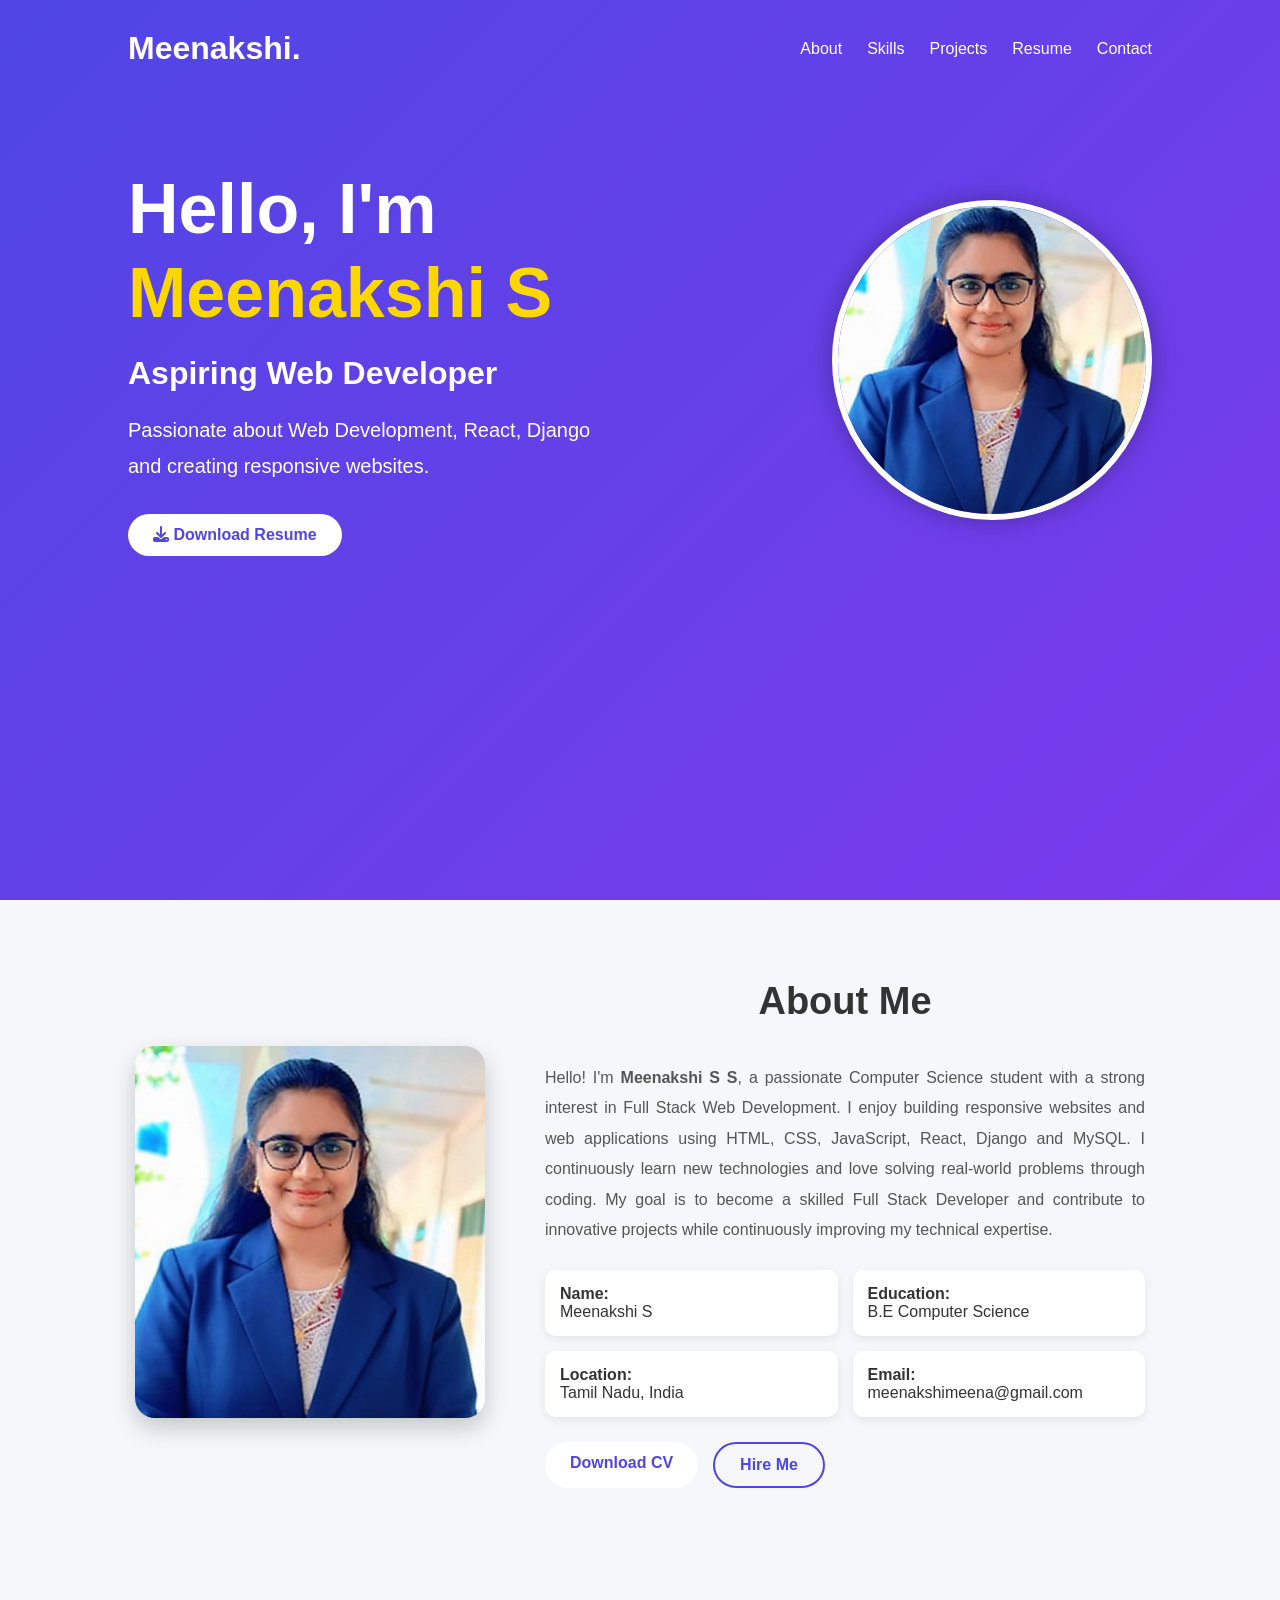
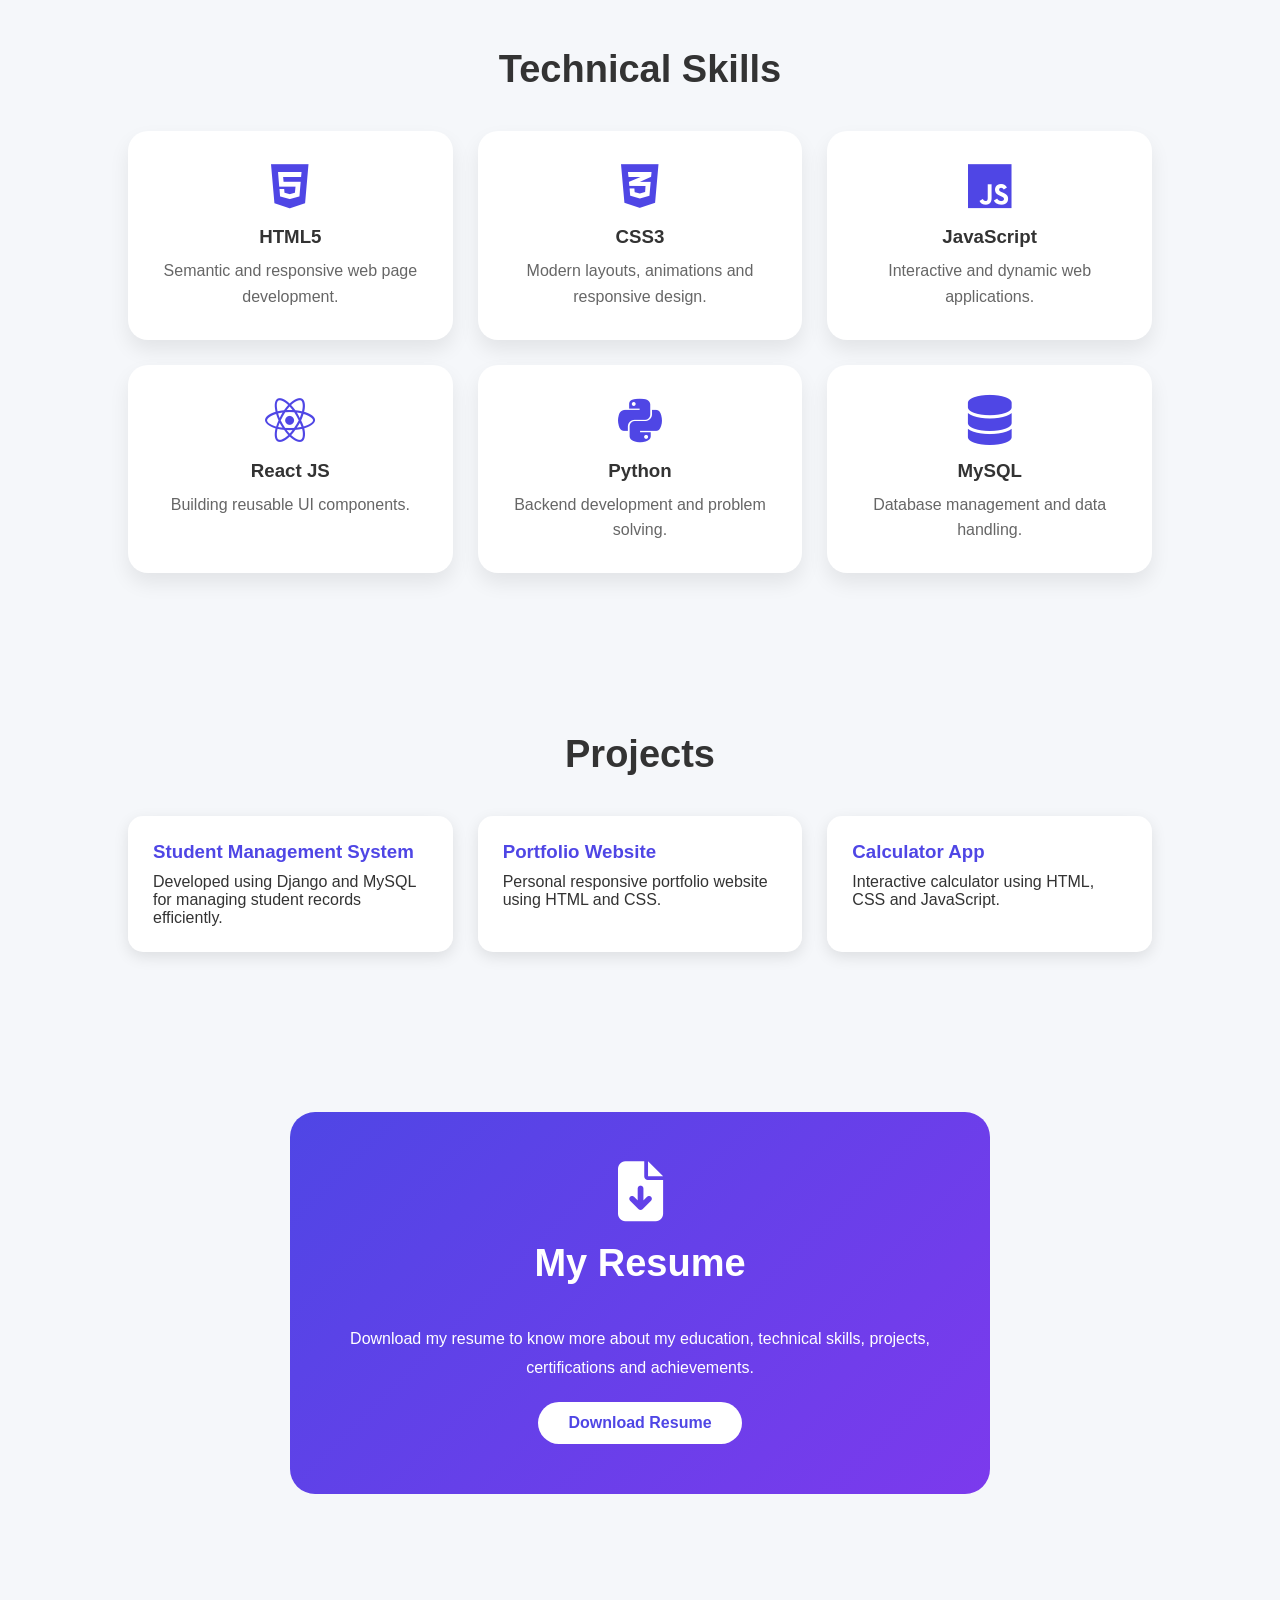
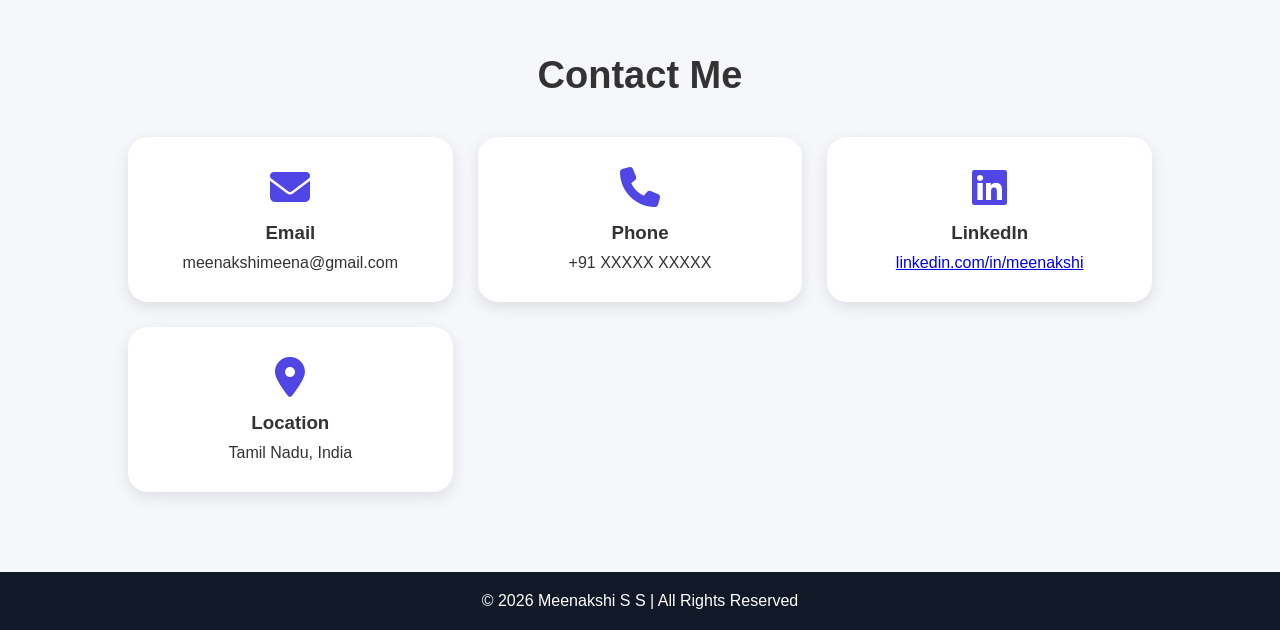
<file: task1.html>
<!DOCTYPE html>
<html lang="en">
<head>
<meta charset="UTF-8">
<meta name="viewport" content="width=device-width, initial-scale=1.0">
<title>Meenakshi S | Portfolio</title>

<link rel="stylesheet" href="task1.css">

<link rel="stylesheet"
href="https://cdnjs.cloudflare.com/ajax/libs/font-awesome/6.5.1/css/all.min.css">

</head>
<body>

<header>

<nav>
<h2 class="logo">Meenakshi.</h2>

<ul>
<li><a href="#about">About</a></li>
<li><a href="#skills">Skills</a></li>
<li><a href="#projects">Projects</a></li>
<li><a href="#resume">Resume</a></li>
<li><a href="#contact">Contact</a></li>
</ul>

</nav>

<div class="hero">

<div class="hero-text">

<h1>Hello, I'm <span>Meenakshi S </span></h1>

<h3>Aspiring Web Developer</h3>

<p>
Passionate about Web Development, React,
Django and creating responsive websites.
</p>

<a href="Myresume.pdf" class="btn" download>
    <i class="fas fa-download"></i> Download Resume
</a>

</div>

<div class="hero-image">
<img src="portimg.jpeg" alt="Profile">
</div>

</div>

</header>

<!-- ABOUT -->

<section id="about">

<div class="about-container">

<div class="about-img">
<img src="portimg.jpeg" alt="Meenakshi">
</div>

<div class="about-content">

<h2>About Me</h2>

<p>
Hello! I'm <strong>Meenakshi S S</strong>, a passionate
Computer Science student with a strong interest in
Full Stack Web Development.

I enjoy building responsive websites and web
applications using HTML, CSS, JavaScript, React,
Django and MySQL. I continuously learn new
technologies and love solving real-world problems
through coding.

My goal is to become a skilled Full Stack Developer
and contribute to innovative projects while
continuously improving my technical expertise.
</p>

<div class="about-info">

<div>
<strong>Name:</strong><br>
Meenakshi S 
</div>

<div>
<strong>Education:</strong><br>
B.E Computer Science
</div>

<div>
<strong>Location:</strong><br>
Tamil Nadu, India
</div>

<div>
<strong>Email:</strong><br>
meenakshimeena@gmail.com
</div>

</div>

<div class="about-buttons">

<a href="Myresume.pdf" class="btn" download>
Download CV
</a>

<a href="#contact" class="btn-outline">
Hire Me
</a>

</div>

</div>

</div>

</section>

<!-- SKILLS -->

<section id="skills">

<h2>Technical Skills</h2>

<div class="skills-grid">

<div class="skill-card">
<i class="fab fa-html5"></i>
<h3>HTML5</h3>
<p>Semantic and responsive web page development.</p>
</div>

<div class="skill-card">
<i class="fab fa-css3-alt"></i>
<h3>CSS3</h3>
<p>Modern layouts, animations and responsive design.</p>
</div>

<div class="skill-card">
<i class="fab fa-js"></i>
<h3>JavaScript</h3>
<p>Interactive and dynamic web applications.</p>
</div>

<div class="skill-card">
<i class="fab fa-react"></i>
<h3>React JS</h3>
<p>Building reusable UI components.</p>
</div>

<div class="skill-card">
<i class="fab fa-python"></i>
<h3>Python</h3>
<p>Backend development and problem solving.</p>
</div>

<div class="skill-card">
<i class="fas fa-database"></i>
<h3>MySQL</h3>
<p>Database management and data handling.</p>
</div>

</div>

</section>

<!-- PROJECTS -->

<section id="projects">

<h2>Projects</h2>

<div class="project-container">

<div class="card">
<h3>Student Management System</h3>
<p>
Developed using Django and MySQL for managing
student records efficiently.
</p>
</div>

<div class="card">
<h3>Portfolio Website</h3>
<p>
Personal responsive portfolio website using
HTML and CSS.
</p>
</div>

<div class="card">
<h3>Calculator App</h3>
<p>
Interactive calculator using HTML, CSS and
JavaScript.
</p>
</div>

</div>

</section>

<!-- RESUME -->

<section id="resume">

<div class="resume-card">

<i class="fas fa-file-download"></i>

<h2>My Resume</h2>

<p>
Download my resume to know more about my
education, technical skills, projects,
certifications and achievements.
</p>

<a href="Myresume.pdf" class="resume-btn" download>
Download Resume
</a>

</div>

</section>

<!-- CONTACT -->

<section id="contact">

<h2>Contact Me</h2>

<div class="contact-container">

<div class="contact-card">
<i class="fas fa-envelope"></i>
<h3>Email</h3>
<p>meenakshimeena@gmail.com</p>
</div>

<div class="contact-card">
<i class="fas fa-phone"></i>
<h3>Phone</h3>
<p>+91 XXXXX XXXXX</p>
</div>

<div class="contact-card">
<i class="fab fa-linkedin"></i>
<h3>LinkedIn</h3>
<p><a href=https://www.linkedin.com/in/meenakshi-s-4ba297380?utm_source=share_via&utm_content=profile&utm_medium=member_android>linkedin.com/in/meenakshi</a></p>
</div>

<div class="contact-card">
<i class="fas fa-location-dot"></i>
<h3>Location</h3>
<p>Tamil Nadu, India</p>
</div>

</div>

</section>

<footer>
<p>© 2026 Meenakshi S S | All Rights Reserved</p>
</footer>

</body>
</html>
</file>
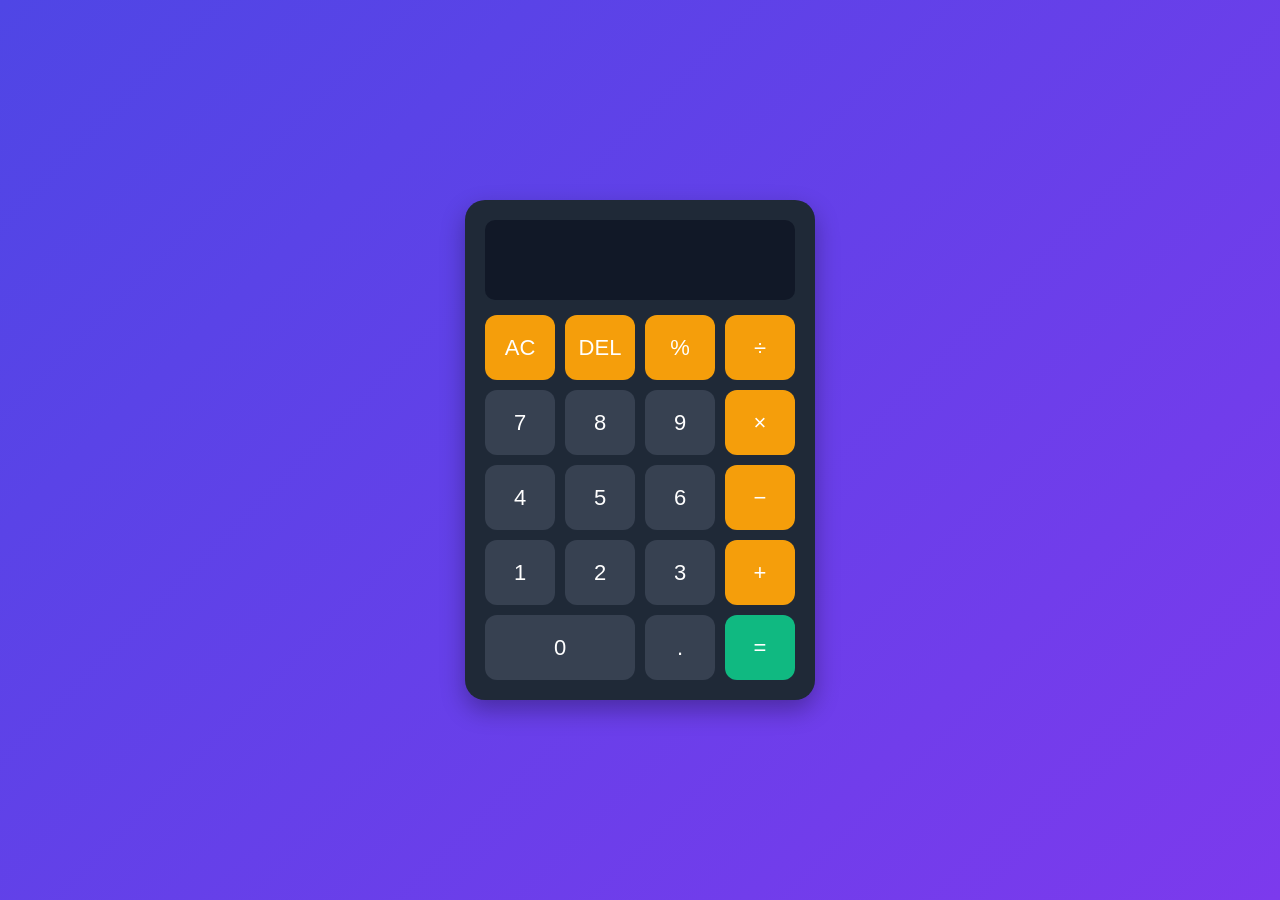
<file: task2.html>
<!DOCTYPE html>
<html lang="en">
<head>
<meta charset="UTF-8">
<meta name="viewport" content="width=device-width, initial-scale=1.0">
<title>Calculator</title>
<link rel="stylesheet" href="style.css">
</head>
<body>

<div class="calculator">

    <input type="text" id="display" readonly>

    <div class="buttons">

        <button onclick="clearDisplay()" class="operator">AC</button>
        <button onclick="deleteLast()" class="operator">DEL</button>
        <button onclick="appendValue('%')" class="operator">%</button>
        <button onclick="appendValue('/')" class="operator">÷</button>

        <button onclick="appendValue('7')">7</button>
        <button onclick="appendValue('8')">8</button>
        <button onclick="appendValue('9')">9</button>
        <button onclick="appendValue('*')" class="operator">×</button>

        <button onclick="appendValue('4')">4</button>
        <button onclick="appendValue('5')">5</button>
        <button onclick="appendValue('6')">6</button>
        <button onclick="appendValue('-')" class="operator">−</button>

        <button onclick="appendValue('1')">1</button>
        <button onclick="appendValue('2')">2</button>
        <button onclick="appendValue('3')">3</button>
        <button onclick="appendValue('+')" class="operator">+</button>

        <button onclick="appendValue('0')" class="zero">0</button>
        <button onclick="appendValue('.')">.</button>
        <button onclick="calculate()" class="equal">=</button>

    </div>

</div>

<script src="task2.js"></script>

</body>
</html>
</file>
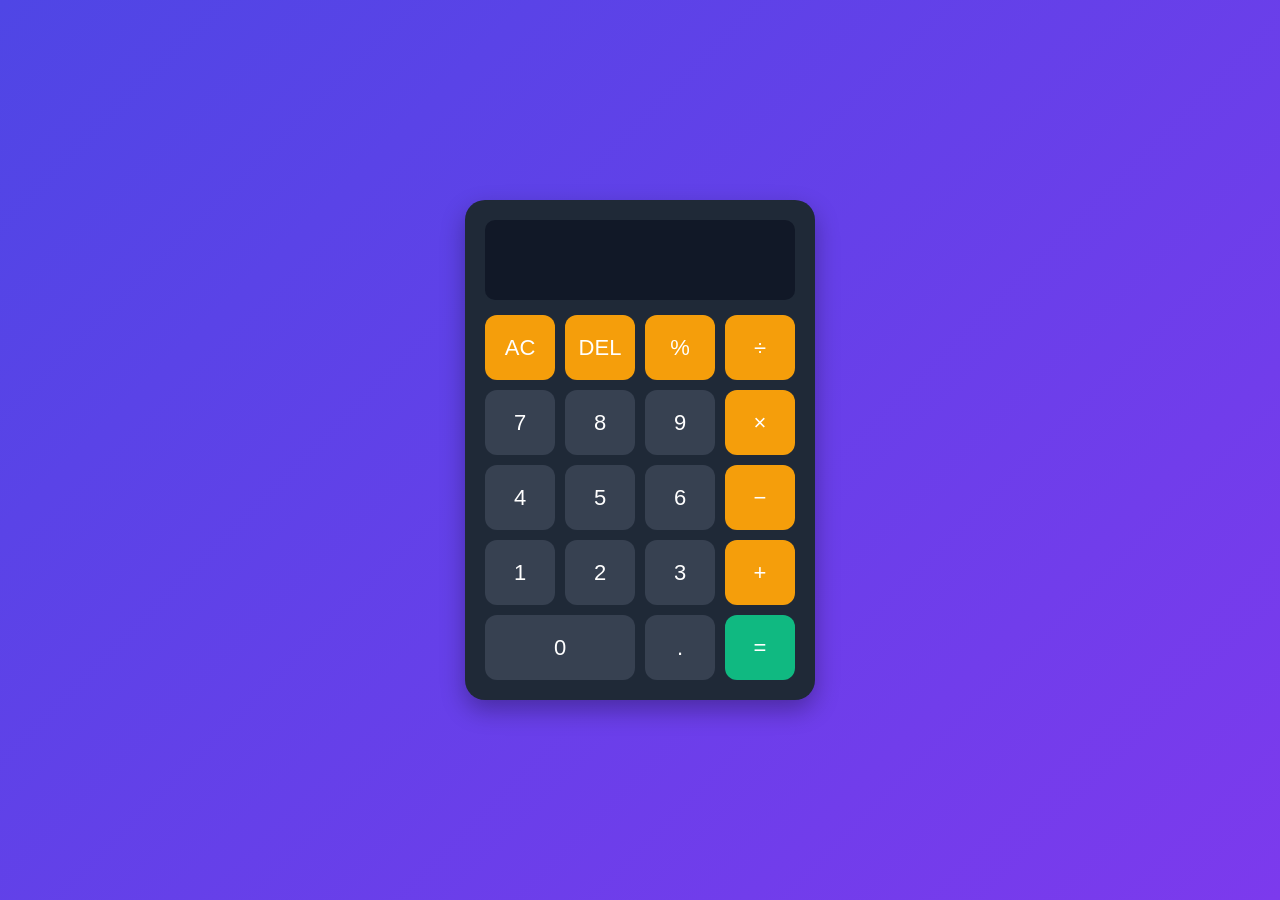
<file: calculator/task2.html>
<!DOCTYPE html>
<html lang="en">
<head>
<meta charset="UTF-8">
<meta name="viewport" content="width=device-width, initial-scale=1.0">
<title>Calculator</title>
<link rel="stylesheet" href="style.css">
</head>
<body>

<div class="calculator">

    <input type="text" id="display" readonly>

    <div class="buttons">

        <button onclick="clearDisplay()" class="operator">AC</button>
        <button onclick="deleteLast()" class="operator">DEL</button>
        <button onclick="appendValue('%')" class="operator">%</button>
        <button onclick="appendValue('/')" class="operator">÷</button>

        <button onclick="appendValue('7')">7</button>
        <button onclick="appendValue('8')">8</button>
        <button onclick="appendValue('9')">9</button>
        <button onclick="appendValue('*')" class="operator">×</button>

        <button onclick="appendValue('4')">4</button>
        <button onclick="appendValue('5')">5</button>
        <button onclick="appendValue('6')">6</button>
        <button onclick="appendValue('-')" class="operator">−</button>

        <button onclick="appendValue('1')">1</button>
        <button onclick="appendValue('2')">2</button>
        <button onclick="appendValue('3')">3</button>
        <button onclick="appendValue('+')" class="operator">+</button>

        <button onclick="appendValue('0')" class="zero">0</button>
        <button onclick="appendValue('.')">.</button>
        <button onclick="calculate()" class="equal">=</button>

    </div>

</div>

<script src="task2.js"></script>

</body>
</html>
</file>
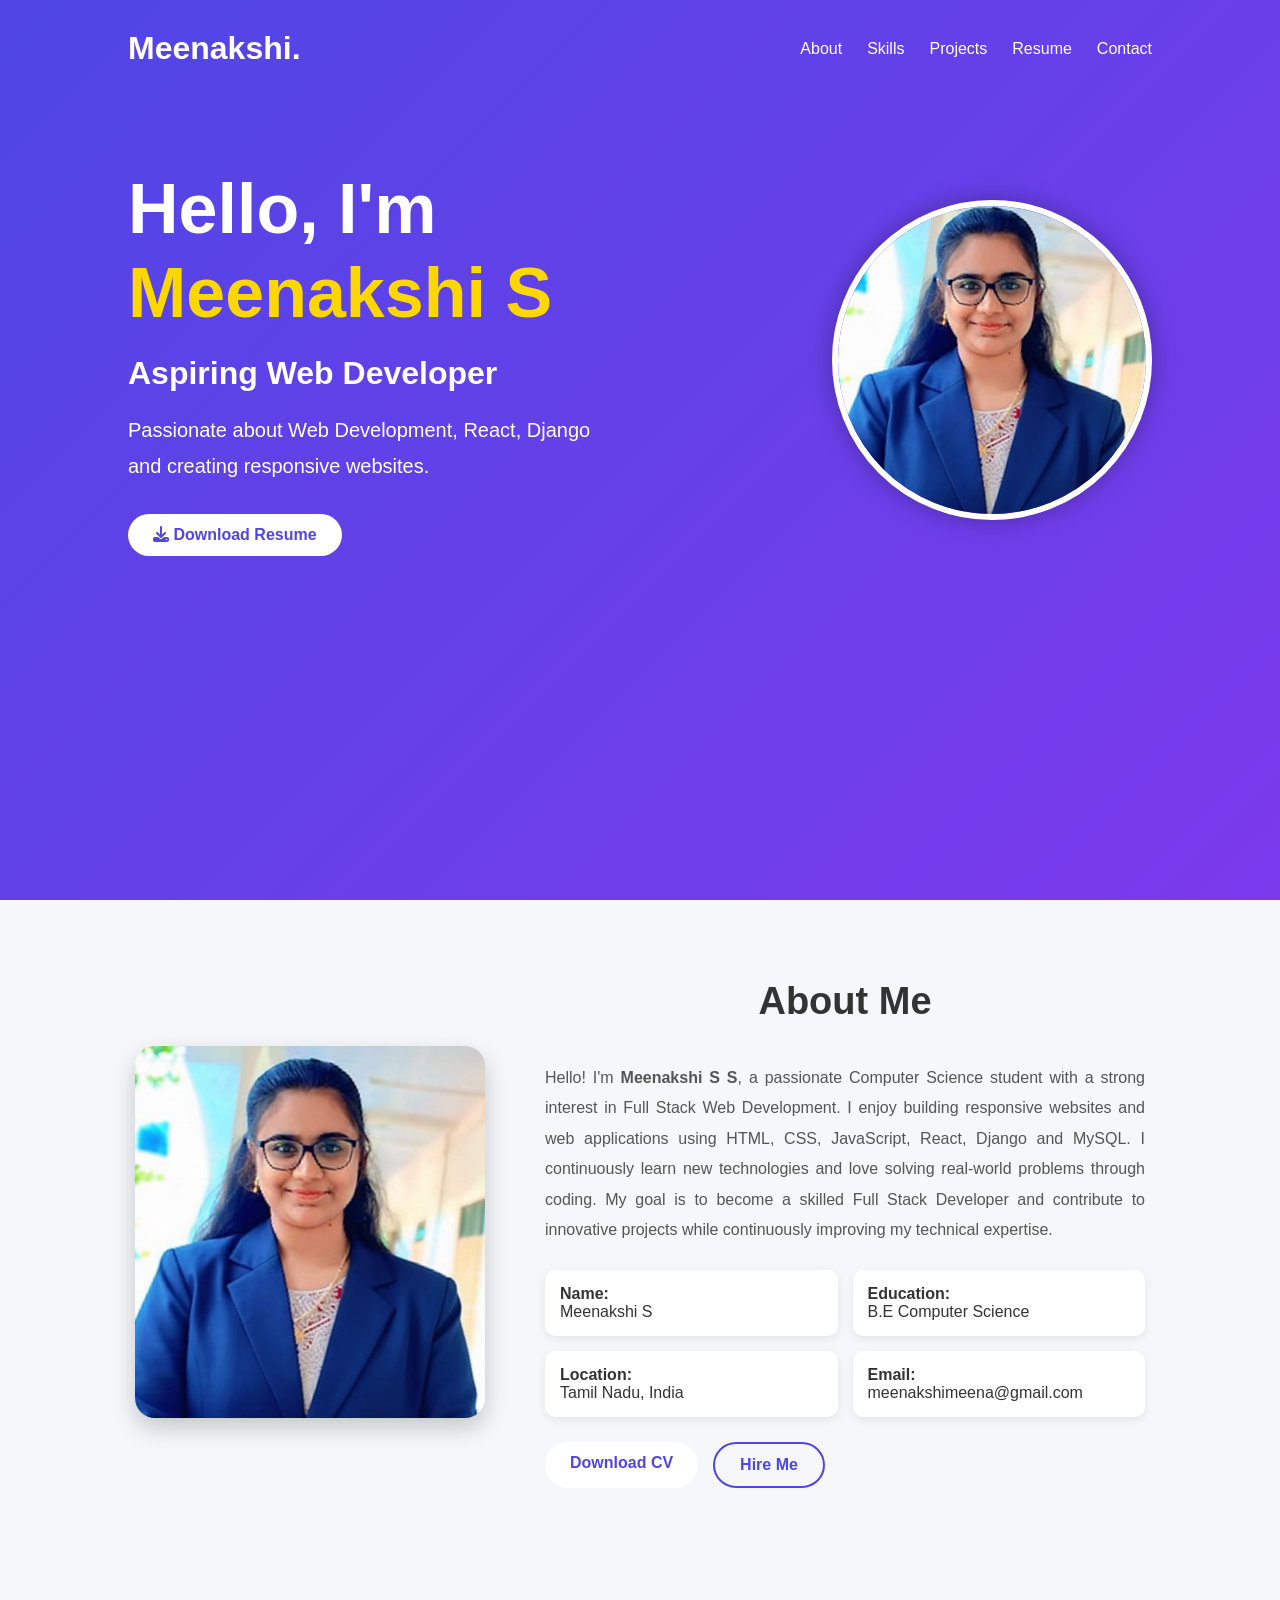
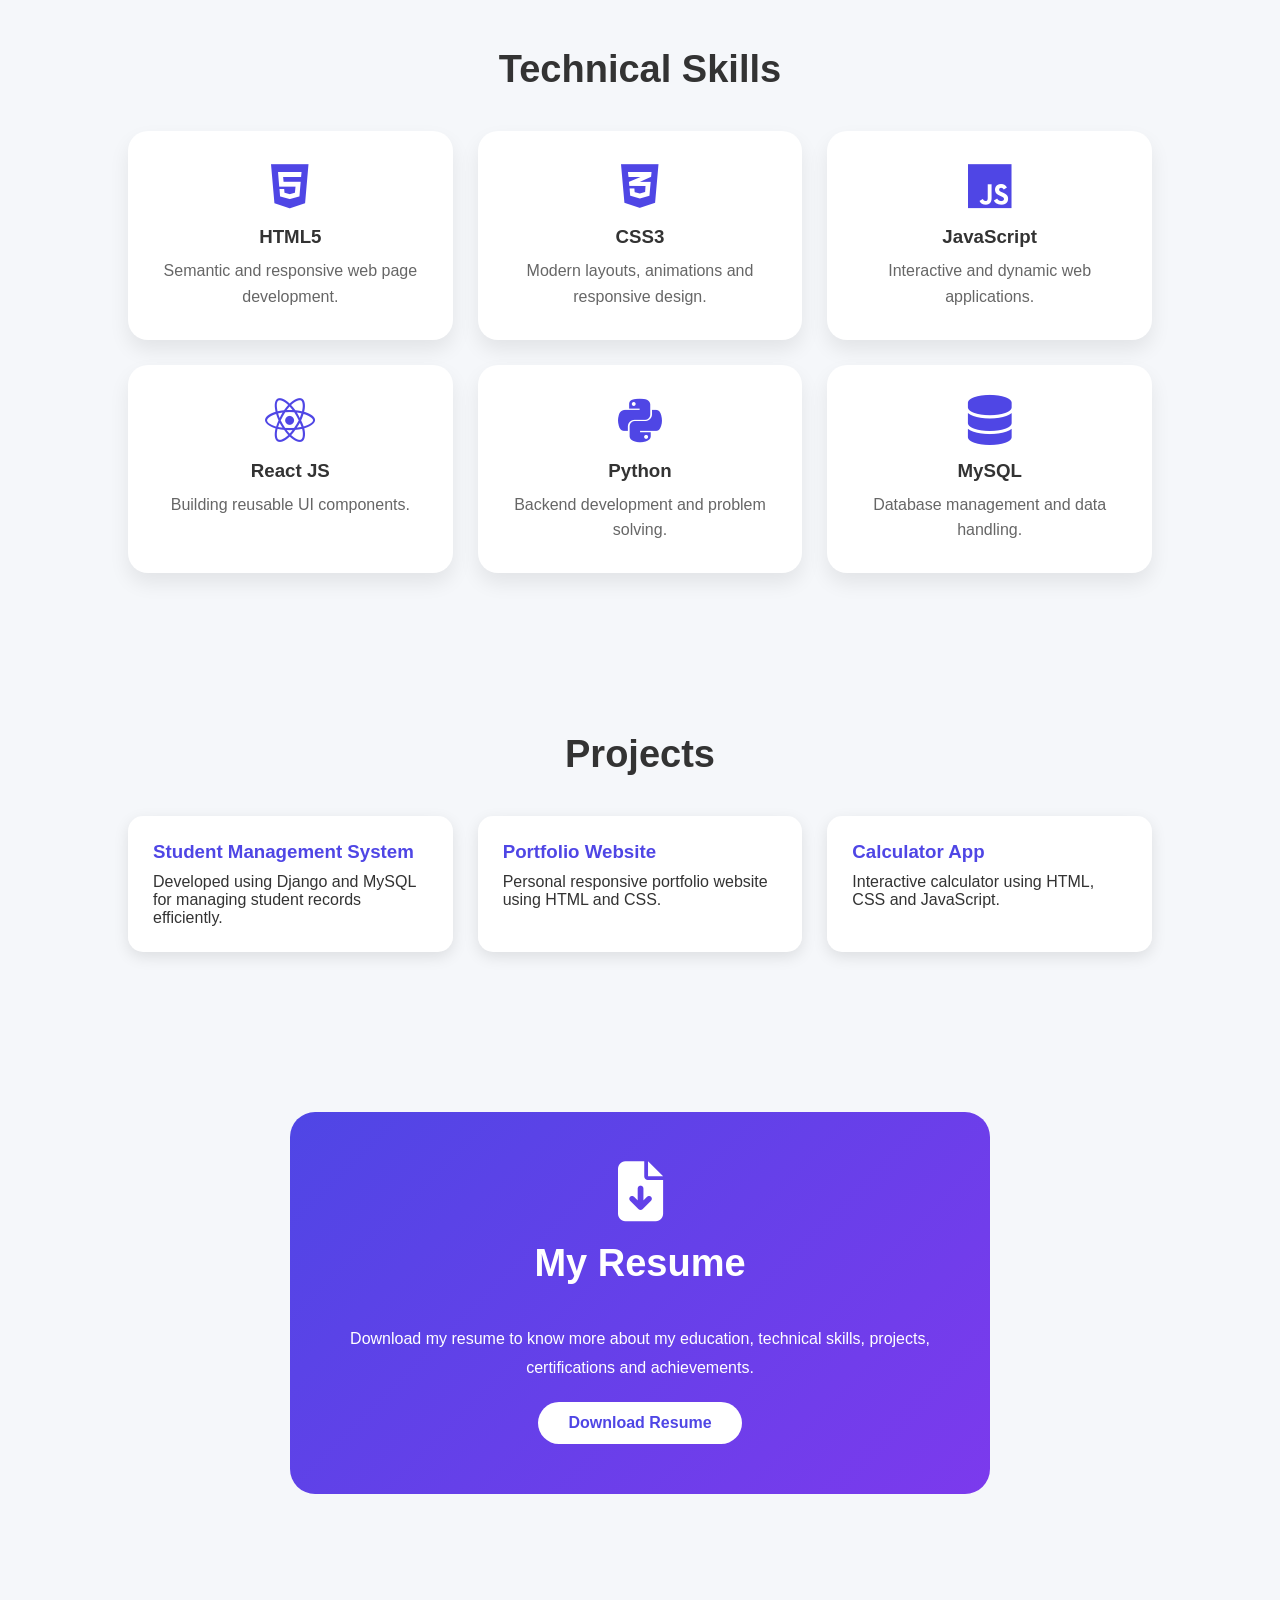
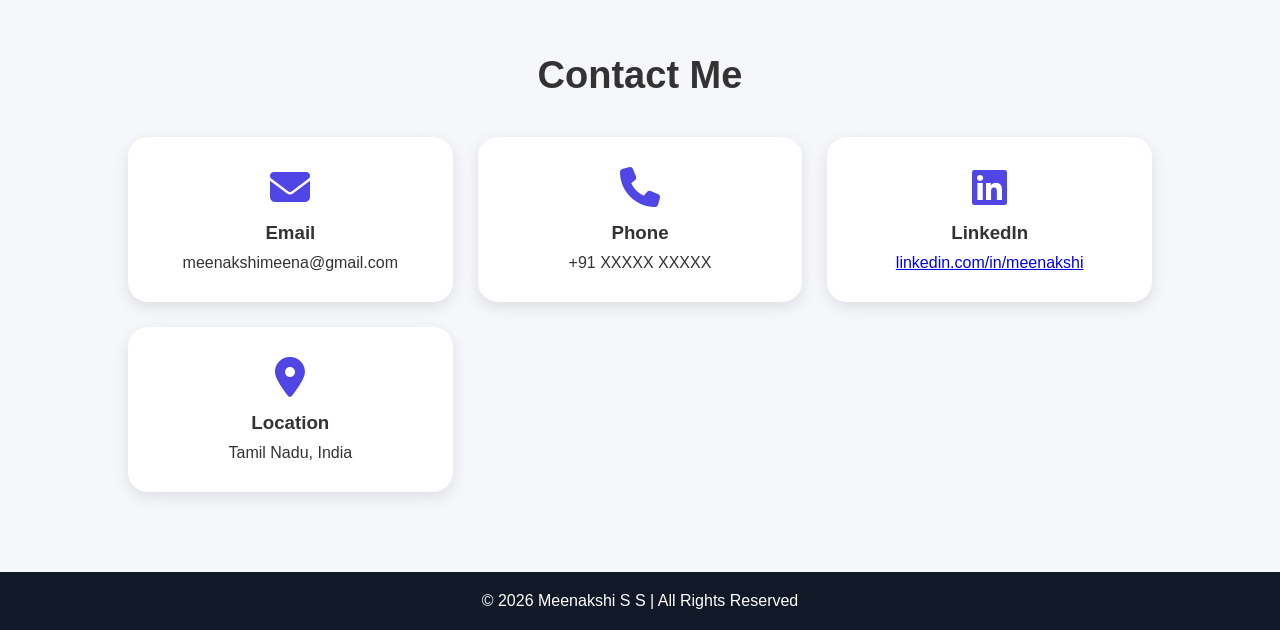
<file: portfolio/task1.html>
<!DOCTYPE html>
<html lang="en">
<head>
<meta charset="UTF-8">
<meta name="viewport" content="width=device-width, initial-scale=1.0">
<title>Meenakshi S | Portfolio</title>

<link rel="stylesheet" href="task1.css">

<link rel="stylesheet"
href="https://cdnjs.cloudflare.com/ajax/libs/font-awesome/6.5.1/css/all.min.css">

</head>
<body>

<header>

<nav>
<h2 class="logo">Meenakshi.</h2>

<ul>
<li><a href="#about">About</a></li>
<li><a href="#skills">Skills</a></li>
<li><a href="#projects">Projects</a></li>
<li><a href="#resume">Resume</a></li>
<li><a href="#contact">Contact</a></li>
</ul>

</nav>

<div class="hero">

<div class="hero-text">

<h1>Hello, I'm <span>Meenakshi S </span></h1>

<h3>Aspiring Web Developer</h3>

<p>
Passionate about Web Development, React,
Django and creating responsive websites.
</p>

<a href="Myresume.pdf" class="btn" download>
    <i class="fas fa-download"></i> Download Resume
</a>

</div>

<div class="hero-image">
<img src="portimg.jpeg" alt="Profile">
</div>

</div>

</header>

<!-- ABOUT -->

<section id="about">

<div class="about-container">

<div class="about-img">
<img src="portimg.jpeg" alt="Meenakshi">
</div>

<div class="about-content">

<h2>About Me</h2>

<p>
Hello! I'm <strong>Meenakshi S S</strong>, a passionate
Computer Science student with a strong interest in
Full Stack Web Development.

I enjoy building responsive websites and web
applications using HTML, CSS, JavaScript, React,
Django and MySQL. I continuously learn new
technologies and love solving real-world problems
through coding.

My goal is to become a skilled Full Stack Developer
and contribute to innovative projects while
continuously improving my technical expertise.
</p>

<div class="about-info">

<div>
<strong>Name:</strong><br>
Meenakshi S 
</div>

<div>
<strong>Education:</strong><br>
B.E Computer Science
</div>

<div>
<strong>Location:</strong><br>
Tamil Nadu, India
</div>

<div>
<strong>Email:</strong><br>
meenakshimeena@gmail.com
</div>

</div>

<div class="about-buttons">

<a href="Myresume.pdf" class="btn" download>
Download CV
</a>

<a href="#contact" class="btn-outline">
Hire Me
</a>

</div>

</div>

</div>

</section>

<!-- SKILLS -->

<section id="skills">

<h2>Technical Skills</h2>

<div class="skills-grid">

<div class="skill-card">
<i class="fab fa-html5"></i>
<h3>HTML5</h3>
<p>Semantic and responsive web page development.</p>
</div>

<div class="skill-card">
<i class="fab fa-css3-alt"></i>
<h3>CSS3</h3>
<p>Modern layouts, animations and responsive design.</p>
</div>

<div class="skill-card">
<i class="fab fa-js"></i>
<h3>JavaScript</h3>
<p>Interactive and dynamic web applications.</p>
</div>

<div class="skill-card">
<i class="fab fa-react"></i>
<h3>React JS</h3>
<p>Building reusable UI components.</p>
</div>

<div class="skill-card">
<i class="fab fa-python"></i>
<h3>Python</h3>
<p>Backend development and problem solving.</p>
</div>

<div class="skill-card">
<i class="fas fa-database"></i>
<h3>MySQL</h3>
<p>Database management and data handling.</p>
</div>

</div>

</section>

<!-- PROJECTS -->

<section id="projects">

<h2>Projects</h2>

<div class="project-container">

<div class="card">
<h3>Student Management System</h3>
<p>
Developed using Django and MySQL for managing
student records efficiently.
</p>
</div>

<div class="card">
<h3>Portfolio Website</h3>
<p>
Personal responsive portfolio website using
HTML and CSS.
</p>
</div>

<div class="card">
<h3>Calculator App</h3>
<p>
Interactive calculator using HTML, CSS and
JavaScript.
</p>
</div>

</div>

</section>

<!-- RESUME -->

<section id="resume">

<div class="resume-card">

<i class="fas fa-file-download"></i>

<h2>My Resume</h2>

<p>
Download my resume to know more about my
education, technical skills, projects,
certifications and achievements.
</p>

<a href="Myresume.pdf" class="resume-btn" download>
Download Resume
</a>

</div>

</section>

<!-- CONTACT -->

<section id="contact">

<h2>Contact Me</h2>

<div class="contact-container">

<div class="contact-card">
<i class="fas fa-envelope"></i>
<h3>Email</h3>
<p>meenakshimeena@gmail.com</p>
</div>

<div class="contact-card">
<i class="fas fa-phone"></i>
<h3>Phone</h3>
<p>+91 XXXXX XXXXX</p>
</div>

<div class="contact-card">
<i class="fab fa-linkedin"></i>
<h3>LinkedIn</h3>
<p><a href=https://www.linkedin.com/in/meenakshi-s-4ba297380?utm_source=share_via&utm_content=profile&utm_medium=member_android>linkedin.com/in/meenakshi</a></p>
</div>

<div class="contact-card">
<i class="fas fa-location-dot"></i>
<h3>Location</h3>
<p>Tamil Nadu, India</p>
</div>

</div>

</section>

<footer>
<p>© 2026 Meenakshi S S | All Rights Reserved</p>
</footer>

</body>
</html>
</file>
<file: task1.css>
*{
margin:0;
padding:0;
box-sizing:border-box;
font-family:Poppins,sans-serif;
scroll-behavior:smooth;
}

body{
background:#f5f7fa;
color:#333;
}

header{
min-height:100vh;
background:linear-gradient(135deg,#4f46e5,#7c3aed);
color:white;
padding:30px 10%;
}

nav{
display:flex;
justify-content:space-between;
align-items:center;
}

.logo{
font-size:32px;
font-weight:bold;
}

nav ul{
display:flex;
list-style:none;
gap:25px;
}

nav a{
color:white;
text-decoration:none;
font-weight:500;
}
nav a{
    color:white;
    text-decoration:none;
    font-weight:500;
    position:relative;
    transition:0.3s;
}

/* Hover Effect */
nav a::after{
    content:'';
    position:absolute;
    width:0;
    height:3px;
    background:#ffd700;
    left:0;
    bottom:-6px;
    transition:0.3s;
    border-radius:5px;
}

nav a:hover{
    color:#ffd700;
     transform:translateY(-2px);
}

nav a:hover::after{
    width:100%;
}


.hero{
display:flex;
justify-content:space-between;
align-items:center;
margin-top:100px;
flex-wrap:wrap;
}

.hero-text{
max-width:500px;
}



.hero-text span{
color:#ffd700;
}


.hero-text h1{
    font-size:70px;
    margin-bottom:20px;
    font-weight:700;
    line-height:1.2;
}

.hero-text h3{
    font-size:32px;
    margin-bottom:20px;
    font-weight:600;
}

.hero-text p{
    font-size:20px;
    line-height:1.8;
    margin-bottom:30px;
}

.btn{
    background:white;
    color:#4f46e5;
    padding:12px 25px;
    border-radius:30px;
    text-decoration:none;
    font-weight:bold;
    display:inline-block;
    transition:all 0.3s ease;
}
.btn:hover{
    background:#ffd700;
    color:#333;
    transform:translateY(-4px);
    box-shadow:0 10px 20px rgba(0,0,0,0.2);
}
.btn:hover{
    background:#ffd700;
    color:#333;
    transform:translateY(-4px);
    box-shadow:0 10px 20px rgba(0,0,0,0.2);
}
.hero-image img{
width:320px;
height:320px;
border-radius:50%;
object-fit:cover;
border:6px solid white;
box-shadow:0 0 25px rgba(0,0,0,.3);
}

section{
padding:80px 10%;
}

section h2{
text-align:center;
font-size:38px;
margin-bottom:40px;
}

/* ABOUT */

.about-container{
display:flex;
align-items:center;
justify-content:center;
gap:60px;
flex-wrap:wrap;
}

.about-img img{
width:350px;
border-radius:20px;
box-shadow:0 10px 25px rgba(0,0,0,.2);
}

.about-content{
max-width:600px;
}

.about-content p{
text-align:justify;
line-height:1.9;
margin-bottom:15px;
color:#555;
}

.about-info{
display:grid;
grid-template-columns:repeat(2,1fr);
gap:15px;
margin:25px 0;
}

.about-info div{
background:#fff;
padding:15px;
border-radius:10px;
box-shadow:0 3px 10px rgba(0,0,0,.08);
}

.about-buttons{
display:flex;
gap:15px;
}

.btn-outline{
padding:12px 25px;
border:2px solid #4f46e5;
border-radius:30px;
text-decoration:none;
font-weight:bold;
color:#4f46e5;
}

/* SKILLS */

.skills-grid{
display:grid;
grid-template-columns:repeat(auto-fit,minmax(250px,1fr));
gap:25px;
}

.skill-card{
background:white;
padding:30px;
text-align:center;
border-radius:20px;
box-shadow:0 10px 20px rgba(0,0,0,.08);
transition:.3s;
}

.skill-card:hover{
transform:translateY(-10px);
}

.skill-card i{
font-size:50px;
color:#4f46e5;
margin-bottom:15px;
}

.skill-card h3{
margin-bottom:10px;
}

.skill-card p{
color:#666;
line-height:1.6;
}

/* PROJECTS */

.project-container{
display:grid;
grid-template-columns:repeat(auto-fit,minmax(250px,1fr));
gap:25px;
}

.card{
background:white;
padding:25px;
border-radius:15px;
box-shadow:0 5px 15px rgba(0,0,0,.1);
transition:.3s;
}

.card:hover{
transform:translateY(-10px);
}

.card h3{
margin-bottom:10px;
color:#4f46e5;
}

/* RESUME */

.resume-card{
max-width:700px;
margin:auto;
padding:50px;
border-radius:25px;
text-align:center;
background:linear-gradient(135deg,#4f46e5,#7c3aed);
color:white;
}

.resume-card i{
font-size:60px;
margin-bottom:20px;
}

.resume-card p{
margin:20px 0;
line-height:1.8;
}

.resume-btn{
display:inline-block;
background:white;
color:#4f46e5;
padding:12px 30px;
border-radius:30px;
text-decoration:none;
font-weight:bold;
}

/* CONTACT */

.contact-container{
display:grid;
grid-template-columns:repeat(auto-fit,minmax(250px,1fr));
gap:25px;
}

.contact-card{
background:white;
padding:30px;
text-align:center;
border-radius:20px;
box-shadow:0 5px 15px rgba(0,0,0,.1);
transition:.3s;
}

.contact-card:hover{
transform:translateY(-10px);
}

.contact-card i{
font-size:40px;
color:#4f46e5;
margin-bottom:15px;
}

.contact-card h3{
margin-bottom:10px;
}

/* FOOTER */

footer{
background:#111827;
color:white;
text-align:center;
padding:20px;
}

/* MOBILE */

@media(max-width:768px){

nav{
flex-direction:column;
gap:15px;
}

.hero{
text-align:center;
}

.hero-text h1{
font-size:40px;
}

.hero-image{
margin-top:30px;
}

.hero-image img{
width:250px;
height:250px;
}

.about-info{
grid-template-columns:1fr;
}

.about-buttons{
justify-content:center;
flex-wrap:wrap;
}
}
</file>
<file: style.css>
*{
margin:0;
padding:0;
box-sizing:border-box;
font-family:Poppins,sans-serif;
}

body{
height:100vh;
display:flex;
justify-content:center;
align-items:center;
background:linear-gradient(135deg,#4f46e5,#7c3aed);
}

.calculator{
background:#1f2937;
padding:20px;
border-radius:20px;
box-shadow:0 10px 25px rgba(0,0,0,0.3);
width:350px;
}

#display{
width:100%;
height:80px;
border:none;
outline:none;
font-size:32px;
text-align:right;
padding:15px;
margin-bottom:15px;
border-radius:10px;
background:#111827;
color:white;
}

.buttons{
display:grid;
grid-template-columns:repeat(4,1fr);
gap:10px;
}

button{
height:65px;
border:none;
border-radius:12px;
font-size:22px;
cursor:pointer;
background:#374151;
color:white;
transition:0.3s;
}

button:hover{
transform:scale(1.05);
background:#4b5563;
}

.operator{
background:#f59e0b;
}

.operator:hover{
background:#d97706;
}

.equal{
background:#10b981;
}

.equal:hover{
background:#059669;
}

.zero{
grid-column:span 2;
}
</file>
<file: calculator/style.css>
*{
margin:0;
padding:0;
box-sizing:border-box;
font-family:Poppins,sans-serif;
}

body{
height:100vh;
display:flex;
justify-content:center;
align-items:center;
background:linear-gradient(135deg,#4f46e5,#7c3aed);
}

.calculator{
background:#1f2937;
padding:20px;
border-radius:20px;
box-shadow:0 10px 25px rgba(0,0,0,0.3);
width:350px;
}

#display{
width:100%;
height:80px;
border:none;
outline:none;
font-size:32px;
text-align:right;
padding:15px;
margin-bottom:15px;
border-radius:10px;
background:#111827;
color:white;
}

.buttons{
display:grid;
grid-template-columns:repeat(4,1fr);
gap:10px;
}

button{
height:65px;
border:none;
border-radius:12px;
font-size:22px;
cursor:pointer;
background:#374151;
color:white;
transition:0.3s;
}

button:hover{
transform:scale(1.05);
background:#4b5563;
}

.operator{
background:#f59e0b;
}

.operator:hover{
background:#d97706;
}

.equal{
background:#10b981;
}

.equal:hover{
background:#059669;
}

.zero{
grid-column:span 2;
}
</file>
<file: portfolio/task1.css>
*{
margin:0;
padding:0;
box-sizing:border-box;
font-family:Poppins,sans-serif;
scroll-behavior:smooth;
}

body{
background:#f5f7fa;
color:#333;
}

header{
min-height:100vh;
background:linear-gradient(135deg,#4f46e5,#7c3aed);
color:white;
padding:30px 10%;
}

nav{
display:flex;
justify-content:space-between;
align-items:center;
}

.logo{
font-size:32px;
font-weight:bold;
}

nav ul{
display:flex;
list-style:none;
gap:25px;
}

nav a{
color:white;
text-decoration:none;
font-weight:500;
}
nav a{
    color:white;
    text-decoration:none;
    font-weight:500;
    position:relative;
    transition:0.3s;
}

/* Hover Effect */
nav a::after{
    content:'';
    position:absolute;
    width:0;
    height:3px;
    background:#ffd700;
    left:0;
    bottom:-6px;
    transition:0.3s;
    border-radius:5px;
}

nav a:hover{
    color:#ffd700;
     transform:translateY(-2px);
}

nav a:hover::after{
    width:100%;
}


.hero{
display:flex;
justify-content:space-between;
align-items:center;
margin-top:100px;
flex-wrap:wrap;
}

.hero-text{
max-width:500px;
}



.hero-text span{
color:#ffd700;
}


.hero-text h1{
    font-size:70px;
    margin-bottom:20px;
    font-weight:700;
    line-height:1.2;
}

.hero-text h3{
    font-size:32px;
    margin-bottom:20px;
    font-weight:600;
}

.hero-text p{
    font-size:20px;
    line-height:1.8;
    margin-bottom:30px;
}

.btn{
    background:white;
    color:#4f46e5;
    padding:12px 25px;
    border-radius:30px;
    text-decoration:none;
    font-weight:bold;
    display:inline-block;
    transition:all 0.3s ease;
}
.btn:hover{
    background:#ffd700;
    color:#333;
    transform:translateY(-4px);
    box-shadow:0 10px 20px rgba(0,0,0,0.2);
}
.btn:hover{
    background:#ffd700;
    color:#333;
    transform:translateY(-4px);
    box-shadow:0 10px 20px rgba(0,0,0,0.2);
}
.hero-image img{
width:320px;
height:320px;
border-radius:50%;
object-fit:cover;
border:6px solid white;
box-shadow:0 0 25px rgba(0,0,0,.3);
}

section{
padding:80px 10%;
}

section h2{
text-align:center;
font-size:38px;
margin-bottom:40px;
}

/* ABOUT */

.about-container{
display:flex;
align-items:center;
justify-content:center;
gap:60px;
flex-wrap:wrap;
}

.about-img img{
width:350px;
border-radius:20px;
box-shadow:0 10px 25px rgba(0,0,0,.2);
}

.about-content{
max-width:600px;
}

.about-content p{
text-align:justify;
line-height:1.9;
margin-bottom:15px;
color:#555;
}

.about-info{
display:grid;
grid-template-columns:repeat(2,1fr);
gap:15px;
margin:25px 0;
}

.about-info div{
background:#fff;
padding:15px;
border-radius:10px;
box-shadow:0 3px 10px rgba(0,0,0,.08);
}

.about-buttons{
display:flex;
gap:15px;
}

.btn-outline{
padding:12px 25px;
border:2px solid #4f46e5;
border-radius:30px;
text-decoration:none;
font-weight:bold;
color:#4f46e5;
}

/* SKILLS */

.skills-grid{
display:grid;
grid-template-columns:repeat(auto-fit,minmax(250px,1fr));
gap:25px;
}

.skill-card{
background:white;
padding:30px;
text-align:center;
border-radius:20px;
box-shadow:0 10px 20px rgba(0,0,0,.08);
transition:.3s;
}

.skill-card:hover{
transform:translateY(-10px);
}

.skill-card i{
font-size:50px;
color:#4f46e5;
margin-bottom:15px;
}

.skill-card h3{
margin-bottom:10px;
}

.skill-card p{
color:#666;
line-height:1.6;
}

/* PROJECTS */

.project-container{
display:grid;
grid-template-columns:repeat(auto-fit,minmax(250px,1fr));
gap:25px;
}

.card{
background:white;
padding:25px;
border-radius:15px;
box-shadow:0 5px 15px rgba(0,0,0,.1);
transition:.3s;
}

.card:hover{
transform:translateY(-10px);
}

.card h3{
margin-bottom:10px;
color:#4f46e5;
}

/* RESUME */

.resume-card{
max-width:700px;
margin:auto;
padding:50px;
border-radius:25px;
text-align:center;
background:linear-gradient(135deg,#4f46e5,#7c3aed);
color:white;
}

.resume-card i{
font-size:60px;
margin-bottom:20px;
}

.resume-card p{
margin:20px 0;
line-height:1.8;
}

.resume-btn{
display:inline-block;
background:white;
color:#4f46e5;
padding:12px 30px;
border-radius:30px;
text-decoration:none;
font-weight:bold;
}

/* CONTACT */

.contact-container{
display:grid;
grid-template-columns:repeat(auto-fit,minmax(250px,1fr));
gap:25px;
}

.contact-card{
background:white;
padding:30px;
text-align:center;
border-radius:20px;
box-shadow:0 5px 15px rgba(0,0,0,.1);
transition:.3s;
}

.contact-card:hover{
transform:translateY(-10px);
}

.contact-card i{
font-size:40px;
color:#4f46e5;
margin-bottom:15px;
}

.contact-card h3{
margin-bottom:10px;
}

/* FOOTER */

footer{
background:#111827;
color:white;
text-align:center;
padding:20px;
}

/* MOBILE */

@media(max-width:768px){

nav{
flex-direction:column;
gap:15px;
}

.hero{
text-align:center;
}

.hero-text h1{
font-size:40px;
}

.hero-image{
margin-top:30px;
}

.hero-image img{
width:250px;
height:250px;
}

.about-info{
grid-template-columns:1fr;
}

.about-buttons{
justify-content:center;
flex-wrap:wrap;
}
}
</file>
